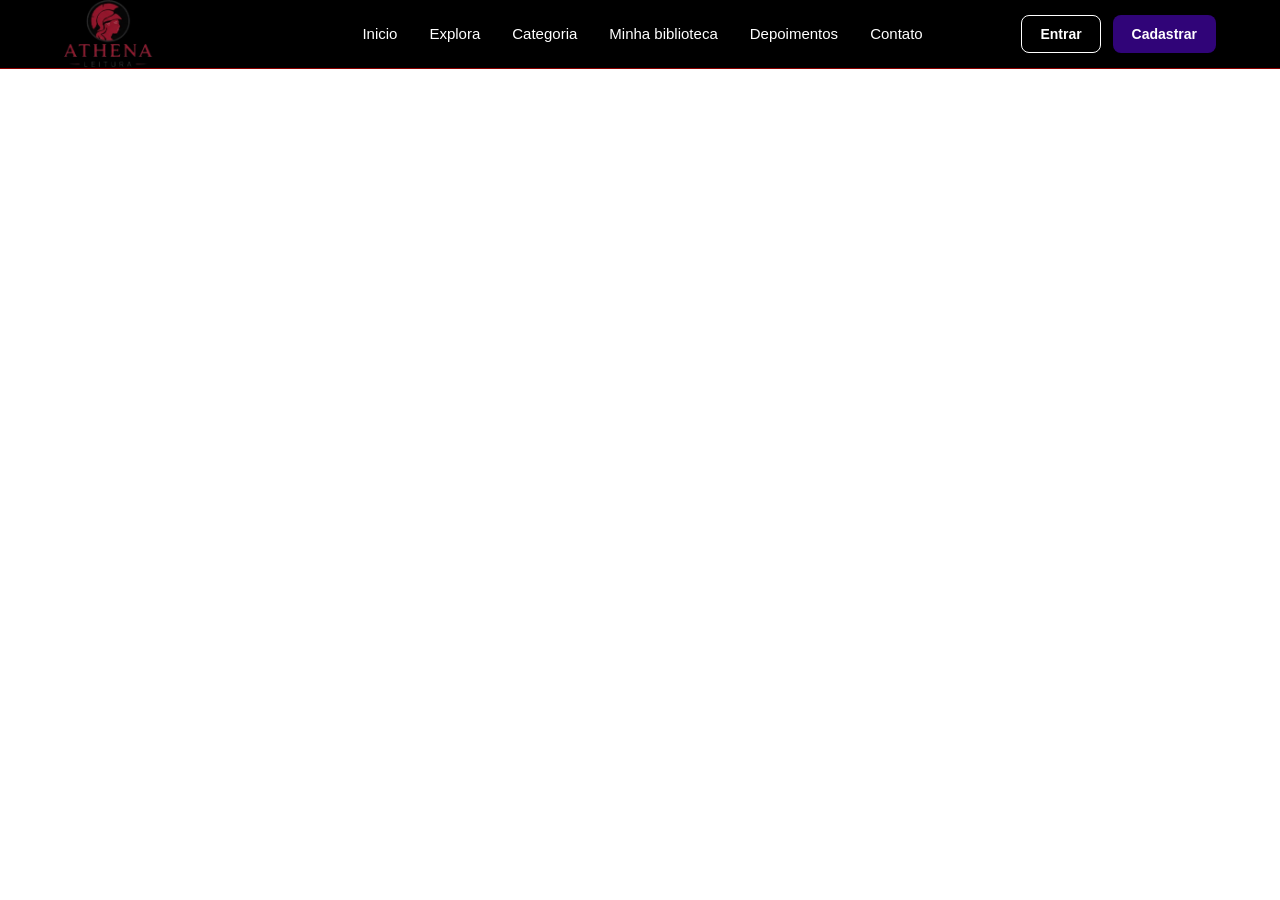
<file: index.html>
<!DOCTYPE html> 
<html lang="en">
<head>
    <meta charset="UTF-8">
    <meta name="viewport" content="width=device-width, initial-scale=1.0">
    <title>Athena</title>
    <link rel="stylesheet" href="style.css">
</head>
<body>
    <!-- <header> é uma tag semâtica: ela existe especificamente para marca o cabeçalho do site.
    class="header" conecta essa tag com o CSS -->
    <header class="header">
        <!-- Essa div é só um "envelope" interno, usado para limitar a largura do conteúdo e organizar os itens com Flexbox -->
        <div class="header-inner">
            <a href="#" class="logo">
                <img src="./assets/Imagem.png"alt="Logo da Athena">

                <h2 style="color: #000000;"> Athena<span
              ></span></h2>
            </a>

            <ul class="nav" id="nav">
                <li><a href="#">Inicio</a></li>
                <li><a href="#">Explora</a></li>
                <li><a href="#">Categoria</a></li>
                <li><a href="#">Minha biblioteca</a></li>
                <li><a href="#">Depoimentos</a></li>
                <li><a href="#">Contato</a></li>
            </ul>

            <div class="actions">
                <a href="#" class="btn btn-entrar">Entrar</a>
                <a href="#" class="btn btn-cadastrar">Cadastrar</a>
            </div>
        </div> 
    </header>
</body>
</html>
</file>
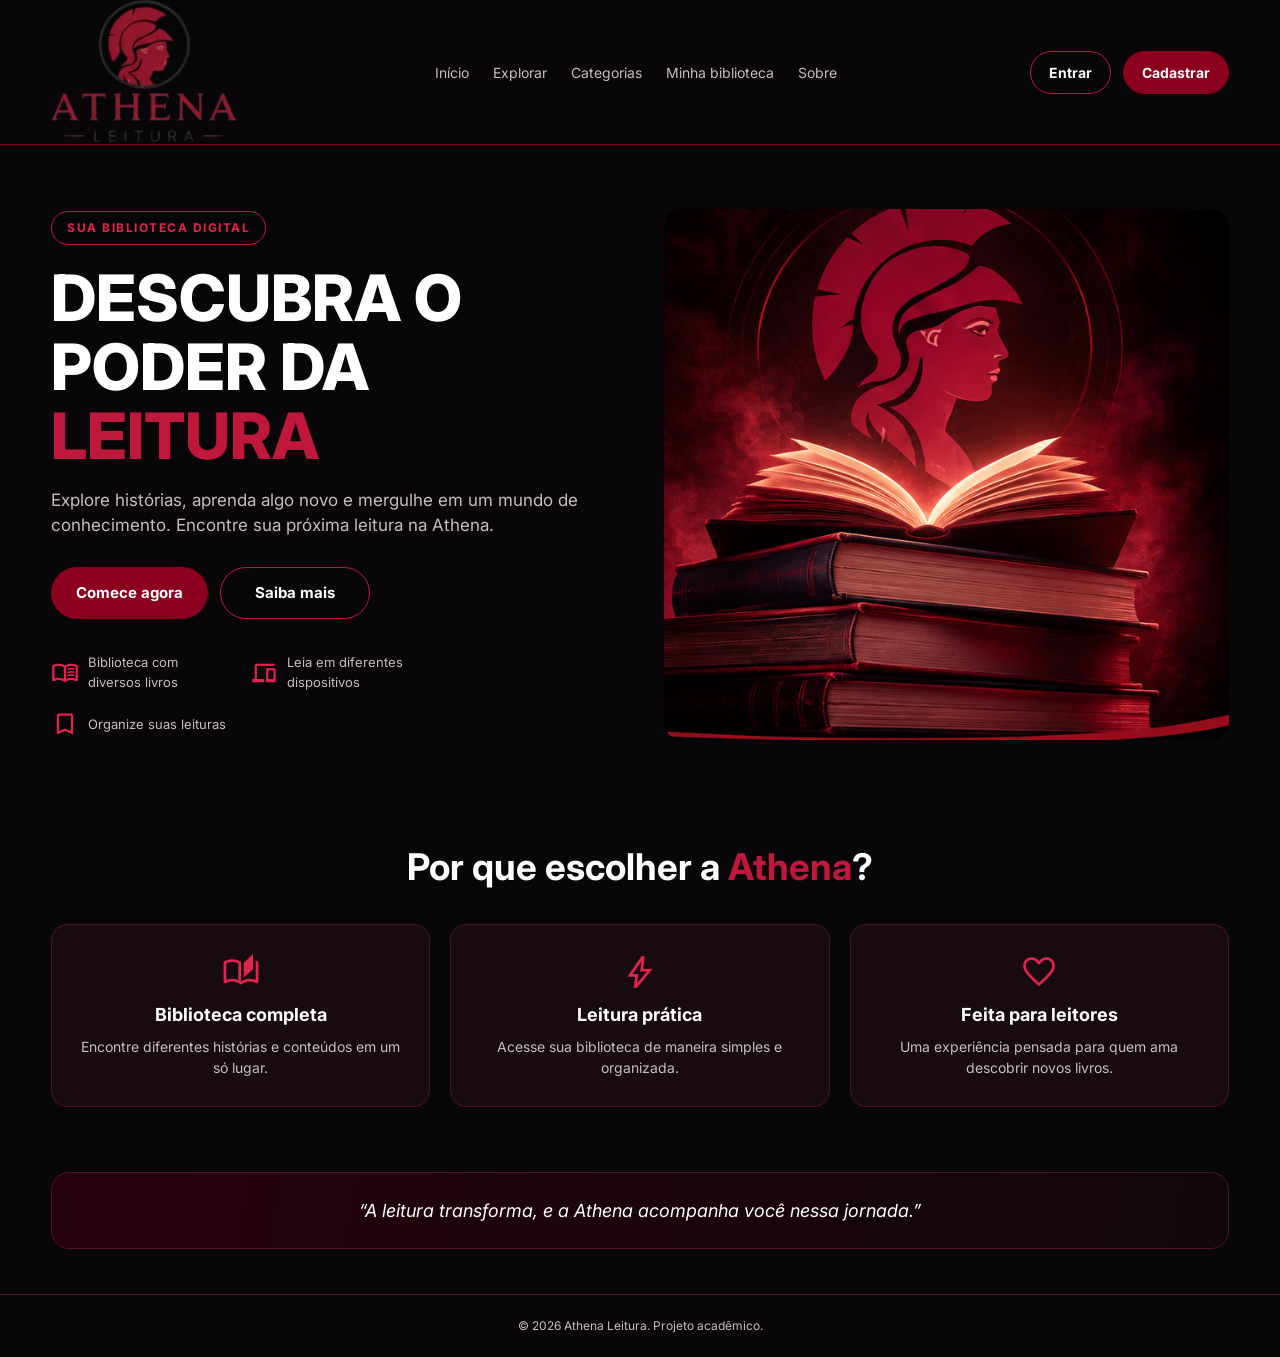
<file: athena-leitura/index.html>
<!DOCTYPE html>
<html lang="pt-BR">
<head>
    <meta charset="UTF-8">
    <meta name="viewport" content="width=device-width, initial-scale=1.0">
    <meta name="description" content="Athena Leitura: descubra histórias, explore livros e amplie seus conhecimentos.">
    <title>Athena Leitura | Sua biblioteca digital</title>

    <!-- Fonte e ícones do Google -->
    <link rel="preconnect" href="https://fonts.googleapis.com">
    <link rel="preconnect" href="https://fonts.gstatic.com" crossorigin>
    <link href="https://fonts.googleapis.com/css2?family=Inter:wght@400;500;600;700;800&display=swap" rel="stylesheet">
    <link href="https://fonts.googleapis.com/css2?family=Material+Symbols+Outlined" rel="stylesheet">
    <link rel="stylesheet" href="style.css">
</head>
<body>
    <!-- Cabeçalho e navegação principal -->
    <header class="header">
        <div class="header-inner">
            <a href="#inicio" class="logo" aria-label="Athena Leitura - página inicial">
                <img src="assets/logo-athena.png" alt="Símbolo e nome da marca Athena Leitura">
            </a>

            <nav aria-label="Navegação principal">
                <ul class="nav">
                    <li><a href="#inicio">Início</a></li>
                    <li><a href="#vantagens">Explorar</a></li>
                    <li><a href="#vantagens">Categorias</a></li>
                    <li><a href="#vantagens">Minha biblioteca</a></li>
                    <li><a href="#sobre">Sobre</a></li>
                </ul>
            </nav>

            <div class="actions">
                <a href="#entrar" class="btn btn-secundario">Entrar</a>
                <a href="#cadastro" class="btn btn-primario">Cadastrar</a>
            </div>
        </div>
    </header>

    <!-- Conteúdo principal da página -->
    <main>
        <!-- Hero: primeira apresentação da plataforma -->
        <section class="hero" id="inicio" aria-labelledby="titulo-hero">
            <div class="hero-conteudo">
                <span class="etiqueta">SUA BIBLIOTECA DIGITAL</span>
                <h1 id="titulo-hero">Descubra o poder da <span>leitura</span></h1>
                <p class="hero-descricao">
                    Explore histórias, aprenda algo novo e mergulhe em um mundo de conhecimento.
                    Encontre sua próxima leitura na Athena.
                </p>

                <div class="hero-botoes">
                    <a href="#cadastro" class="btn btn-primario btn-grande">Comece agora</a>
                    <a href="#vantagens" class="btn btn-secundario btn-grande">Saiba mais</a>
                </div>

                <!-- Vantagens da plataforma com ícones do Google Material Symbols -->
                <ul class="hero-vantagens">
                    <li>
                        <span class="material-symbols-outlined" aria-hidden="true">menu_book</span>
                        <span>Biblioteca com diversos livros</span>
                    </li>
                    <li>
                        <span class="material-symbols-outlined" aria-hidden="true">devices</span>
                        <span>Leia em diferentes dispositivos</span>
                    </li>
                    <li>
                        <span class="material-symbols-outlined" aria-hidden="true">bookmark</span>
                        <span>Organize suas leituras</span>
                    </li>
                </ul>
            </div>

            <div class="hero-imagem">
                <img src="assets/hero-athena.png" alt="Ilustração da figura de Athena atrás de livros, representando conhecimento e leitura">
            </div>
        </section>

        <!-- Seção complementar com os benefícios da Athena -->
        <section class="vantagens" id="vantagens" aria-labelledby="titulo-vantagens">
            <h2 id="titulo-vantagens">Por que escolher a <span>Athena</span>?</h2>
            <div class="vantagens-lista">
                <article class="vantagem-card">
                    <span class="material-symbols-outlined" aria-hidden="true">auto_stories</span>
                    <h3>Biblioteca completa</h3>
                    <p>Encontre diferentes histórias e conteúdos em um só lugar.</p>
                </article>
                <article class="vantagem-card">
                    <span class="material-symbols-outlined" aria-hidden="true">bolt</span>
                    <h3>Leitura prática</h3>
                    <p>Acesse sua biblioteca de maneira simples e organizada.</p>
                </article>
                <article class="vantagem-card">
                    <span class="material-symbols-outlined" aria-hidden="true">favorite</span>
                    <h3>Feita para leitores</h3>
                    <p>Uma experiência pensada para quem ama descobrir novos livros.</p>
                </article>
            </div>
        </section>

        <section class="sobre" id="sobre">
            <p>“A leitura transforma, e a Athena acompanha você nessa jornada.”</p>
        </section>
    </main>

    <footer class="footer">
        <p>&copy; 2026 Athena Leitura. Projeto acadêmico.</p>
    </footer>
</body>
</html>
</file>
<file: style.css>
/* Variáveis de CSS */
/*
Aqui a gente guarda as cores do site em um só lugar.
Vantagem: se quiser trocar uma cor, muda só aqui e ela é atualizada em todos os lugares que a usam.
*/

:root {
  --azul-escuro: #0400ee;
  --azul-claro: #12b1e6;
  --verde: #00ff00;
  --verde-escuro: #008000;
  --amarelo: #ffff00;
  --vermelho: #ff0000;
  --laranja: #ff7f00;
  --roxo: #4e07c09f;
  --cinza: #808080;
  --preto: #000000;
  --branco: #ffffff;
  --texto-principal: #ffffff;
  --cordestaque-primaria: #8B0000;
  --cordestaque-secundaria: #7A1C1C;
  --texto-secundario: (#8e8e93);
  --cor-borda: ##121212;
  --cor-fundo: #000000;
}

/* O "*" seleciona TODOS os elementos da página */
* {
    box-sizing: border-box; /* Faz o padding e a borda ficarem dentro do tamanho do que a gente define pro elemento, e não somados a ele */

    /* Reseta o espaçamento padrão do navegador */
    margin: 0;
    padding: 0;
}

body {
    font-family: "Inter", sans-serif; /* Tipo de fonte do projeto */
    color: var(--texto-principal); /* Cor da fonte */
}

.header {
    position: sticky; /* Faz o cabeçalho "grudar no topo da tela"*/
    top: 0; /* Coladinho no topo */
    z-index: 100; /* ordem de empilhamento (camadas) */
    background-color: var(--cor-fundo); /* Cor de fundo */
    border-bottom: 1px solid var(--cordestaque-primaria); /* Borda inferior */
}

.header-inner {
    max-width: 1200px; /* O conteúdo não ultrapassa 1200px de largura */
    margin: 0 auto; /* margem 0 em cima/baixo e "auto" nas laterais */
    padding: 0 24px; /* espaço interno: 0 em cima/baixo e 24px nas laterais */

    /* Aplicação do Flexbox */

    display: flex; /* Transforma essa div em um "container flexivel". Isso é o que permite colocar logo, menu e botões um do lado do outro */

    align-items: center; /* Alinha os itens no CENTRO verticalmente dentro do header */

    justify-content: space-between; /* Distribui os itens: o primeiro cola na esquerda, o último cola na direita, e sobra espaço entre eles */

    gap: 24px; /* Espaço mínimo entre os itens (logo, menu e botões) */
}

/* Logo */

.logo {
    display: flex;
    align-items: center;
    gap: 8px;
    font-size: 20px; /* Tamanho da fonte*/
    font-weight: 800;
    color: var(--texto-principal);
    text-decoration: none; /* Essa linha remove o sublinhado que o navegador coloca em links por padrão */
}

.logo img {
    width: 90px; /* Define a largura da imagem da logo. */
}

/* Menu de navegação */

.nav {
    display: flex;
    align-items: center;
    gap: 32px;
    list-style: none; /* O menu é uma lista (ul), e por padrão listas mostram bolinhas antes de cada item. Essa propriedade remove as bolinhas */

    /* Zera espaçamentos padrão que o navegador aplica em listas */
    margin: 0;
    padding: 0;
}

.nav a {
    text-decoration: none;
    color: var(--texto-secundario);
    font-size: 15px;
    font-weight: 500;
    padding: 6px 0; /* Um respiro em cima e embaixo do texto do link, facilitando o clique */
    transition: color .2s ease; /* Diz ao navegador: quando a cor mudar (por exemplo no hover), faça essa mudança suave, em 0,2 segundos, em vez de trocar a cor de forma brusca */
    white-space: nowrap; /* Impede que o texto do link quebre em duas linhas caso o espaço fique apertado */
}

/* :hover é aplicado quando o mouse passa por cima do link */
.nav a:hover {
    color: var(--texto-principal);
}

/* Botões (Entrar / Cadastrar ) */

.actions {
    display: flex;
    align-items: center;
    gap: 12px;
}

/* Estilo BASE, compartilhado pelos dois botões */

.btn {
    font-family: inherit;
    font-size: 14px;
    font-weight: 600;
    border-radius: 8px; /* Arredonda os cantos do botão */
    padding: 10px 18px;
    cursor: pointer;
    border: 1px solid transparent;
    text-decoration: none;

    /* Centralizam o texto dentro do botão, tanto na horizontal quanto na vertical */
    display: inline-flex;
    align-items: center;
    justify-content: center;
}

.btn-entrar {
    background-color: var(--cor-fundo);
    color: var(--texto-principal);
    border-color: var(--cor-borda);
}

.btn-entrar:hover {
    border-color: var(--texto-principal);
}

.btn-cadastrar {
    background-color: var(--roxo);
    color: #FFF;
}

.btn-cadastrar:hover {
    background-color: var(--cordestaque-primaria);
}
</file>
<file: athena-leitura/style.css>
/* Cores e configurações principais do projeto */
:root {
    --cor-fundo: #080608;
    --cor-superficie: #180b10;
    --cor-bordo: #8b001f;
    --cor-vermelho: #c0183d;
    --cor-vermelho-hover: #e0244e;
    --cor-texto: #ffffff;
    --cor-texto-secundario: #c8bdc1;
    --cor-borda: #4c1425;
}

/* Remove os espaçamentos padrões e facilita o cálculo dos tamanhos */
* {
    box-sizing: border-box;
    margin: 0;
    padding: 0;
}

html {
    scroll-behavior: smooth;
}

body {
    background-color: var(--cor-fundo);
    color: var(--cor-texto);
    font-family: "Inter", Arial, sans-serif;
    line-height: 1.5;
}

/* Cabeçalho */
.header {
    position: sticky;
    top: 0;
    z-index: 10;
    background-color: var(--cor-fundo);
    border-bottom: 1px solid var(--cor-bordo);
}

.header-inner {
    width: min(1200px, 92%);
    min-height: 92px;
    margin: 0 auto;
    display: flex;
    align-items: center;
    justify-content: space-between;
    gap: 28px;
}

.logo img {
    display: block;
    width: 190px;
    height: auto;
}

.nav {
    display: flex;
    align-items: center;
    gap: 24px;
    list-style: none;
}

.nav a {
    color: var(--cor-texto-secundario);
    font-size: 14px;
    text-decoration: none;
    transition: color 0.2s ease;
}

.nav a:hover {
    color: var(--cor-vermelho-hover);
}

.actions,
.hero-botoes {
    display: flex;
    align-items: center;
    gap: 12px;
}

/* Estilo base compartilhado pelos links que funcionam como botões */
.btn {
    display: inline-flex;
    align-items: center;
    justify-content: center;
    padding: 10px 18px;
    border: 1px solid transparent;
    border-radius: 999px;
    color: var(--cor-texto);
    font-size: 14px;
    font-weight: 700;
    text-decoration: none;
    transition: background-color 0.2s ease, border-color 0.2s ease, transform 0.2s ease;
}

.btn:hover {
    transform: translateY(-2px);
}

.btn-primario {
    background-color: var(--cor-bordo);
    border-color: var(--cor-bordo);
}

.btn-primario:hover {
    background-color: var(--cor-vermelho-hover);
    border-color: var(--cor-vermelho-hover);
}

.btn-secundario {
    background-color: transparent;
    border-color: var(--cor-vermelho);
}

.btn-secundario:hover {
    background-color: var(--cor-bordo);
}

.btn-grande {
    min-width: 150px;
    padding: 14px 24px;
    font-size: 15px;
}

/* Hero: duas colunas organizadas com Grid */
.hero {
    width: min(1200px, 92%);
    min-height: 570px;
    margin: 0 auto;
    padding: 64px 0;
    display: grid;
    grid-template-columns: 1fr 1fr;
    align-items: center;
    gap: 48px;
}

.hero-conteudo {
    max-width: 590px;
}

.etiqueta {
    display: inline-block;
    margin-bottom: 18px;
    padding: 7px 15px;
    border: 1px solid var(--cor-vermelho);
    border-radius: 999px;
    color: var(--cor-vermelho-hover);
    font-size: 12px;
    font-weight: 700;
    letter-spacing: 1.5px;
}

.hero h1 {
    margin-bottom: 18px;
    font-size: clamp(2.5rem, 5vw, 4.4rem);
    font-weight: 800;
    line-height: 1.08;
    text-transform: uppercase;
}

.hero h1 span,
.vantagens h2 span {
    color: var(--cor-vermelho);
}

.hero-descricao {
    max-width: 540px;
    margin-bottom: 28px;
    color: var(--cor-texto-secundario);
    font-size: 17px;
}

.hero-botoes {
    flex-wrap: wrap;
    margin-bottom: 34px;
}

.hero-vantagens {
    display: flex;
    flex-wrap: wrap;
    gap: 18px 24px;
    list-style: none;
}

.hero-vantagens li {
    display: flex;
    align-items: center;
    gap: 9px;
    max-width: 175px;
    color: var(--cor-texto-secundario);
    font-size: 13px;
}

.hero-vantagens .material-symbols-outlined {
    color: var(--cor-vermelho-hover);
    font-size: 28px;
}

.hero-imagem {
    display: flex;
    align-items: center;
    justify-content: center;
}

.hero-imagem img {
    display: block;
    width: 100%;
    height: auto;
    border-radius: 18px;
    object-fit: cover;
}

/* Benefícios apresentados abaixo do Hero */
.vantagens {
    width: min(1200px, 92%);
    margin: 0 auto;
    padding: 35px 0 65px;
}

.vantagens h2 {
    margin-bottom: 30px;
    text-align: center;
    font-size: clamp(1.7rem, 3vw, 2.3rem);
}

.vantagens-lista {
    display: grid;
    grid-template-columns: repeat(3, 1fr);
    gap: 20px;
}

.vantagem-card {
    padding: 28px 22px;
    border: 1px solid var(--cor-borda);
    border-radius: 16px;
    background: var(--cor-superficie);
    text-align: center;
}

.vantagem-card .material-symbols-outlined {
    margin-bottom: 10px;
    color: var(--cor-vermelho-hover);
    font-size: 38px;
}

.vantagem-card h3 {
    margin-bottom: 8px;
    font-size: 18px;
}

.vantagem-card p {
    color: var(--cor-texto-secundario);
    font-size: 14px;
}

.sobre {
    width: min(1200px, 92%);
    margin: 0 auto 45px;
    padding: 24px;
    border: 1px solid var(--cor-borda);
    border-radius: 18px;
    background: linear-gradient(100deg, #26000d, #10070b);
    text-align: center;
    font-size: 18px;
    font-style: italic;
}

.footer {
    padding: 22px;
    border-top: 1px solid var(--cor-borda);
    color: var(--cor-texto-secundario);
    text-align: center;
    font-size: 12px;
}

/* Ajustes para tablets e celulares */
@media (max-width: 900px) {
    .header-inner {
        flex-wrap: wrap;
        justify-content: center;
        padding: 16px 0;
    }

    .nav {
        flex-wrap: wrap;
        justify-content: center;
    }

    .hero {
        grid-template-columns: 1fr;
        gap: 28px;
        padding: 45px 0;
    }

    .hero-conteudo {
        max-width: 100%;
    }

    .hero-imagem img {
        max-width: 620px;
    }
}

@media (max-width: 600px) {
    .logo img {
        width: 155px;
    }

    .nav {
        gap: 12px 18px;
    }

    .actions {
        width: 100%;
        justify-content: center;
    }

    .hero {
        min-height: auto;
    }

    .hero-vantagens {
        flex-direction: column;
    }

    .vantagens-lista {
        grid-template-columns: 1fr;
    }
}
</file>
